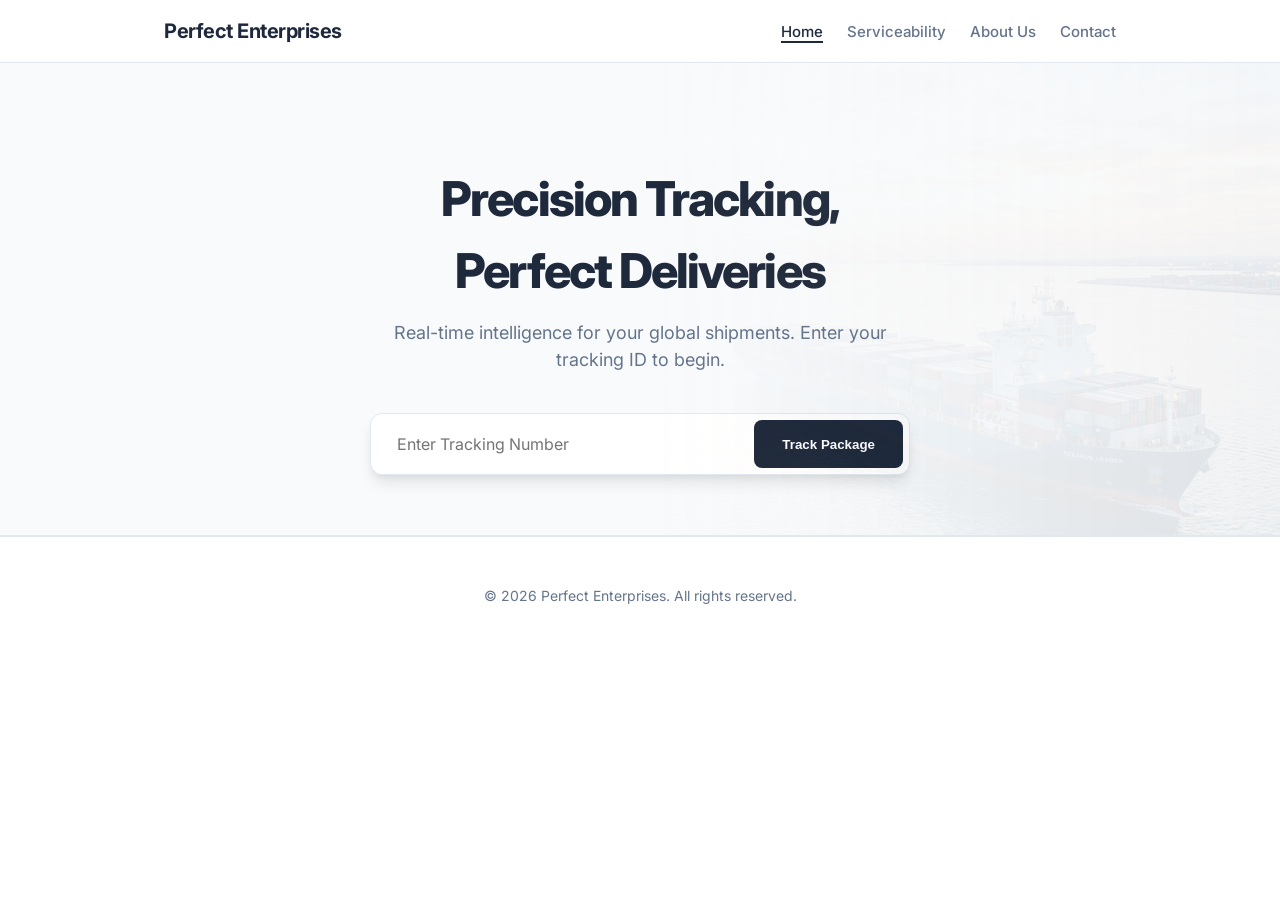
<file: perfect-tracking/index.html>
<!DOCTYPE html>
<html lang="en">

<head>
    <meta charset="UTF-8">
    <meta name="viewport" content="width=device-width, initial-scale=1.0">
    <title>Track Your Package | Perfect Enterprises</title>
    <!-- CSS Dependencies -->
    <link rel="stylesheet" href="assets/css/style.css">
    <!-- Fonts -->
    <link rel="preconnect" href="https://fonts.googleapis.com">
    <link rel="preconnect" href="https://fonts.gstatic.com" crossorigin>
    <link href="https://fonts.googleapis.com/css2?family=Inter:wght@400;500;600;700&display=swap" rel="stylesheet">
</head>

<body class="minimalist">
    <header class="main-header">
        <div class="container">
            <div class="logo">
                <h1>Perfect Enterprises</h1>
            </div>
            <nav class="main-nav">
                <ul>
                    <li><a href="index.html" class="active">Home</a></li>
                    <li><a href="serviceability.html">Serviceability</a></li>
                    <li><a href="about.html">About Us</a></li>
                    <li><a href="contact.html">Contact</a></li>
                </ul>
            </nav>
        </div>
    </header>

    <main class="tracking-container">
        <section class="tracking-hero">
            <div class="hero-visual"></div>
            <div class="container text-center">
                <h2>Precision Tracking,<br>Perfect Deliveries</h2>
                <p>Real-time intelligence for your global shipments. Enter your tracking ID to begin.</p>

                <div class="tracking-form-wrapper">
                    <form id="trackingForm" class="tracking-form">
                        <input type="text" id="trackingInput" name="tracking_id" placeholder="Enter Tracking Number"
                            required aria-label="Tracking Number">
                        <button type="submit" class="btn btn-primary" id="trackSubmitBtn">Track Package</button>
                    </form>
                    <div id="trackingError" class="error-message hidden"></div>
                </div>
            </div>
        </section>


        <section id="trackingResults" class="tracking-results hidden">
            <div class="container">
                <!-- Data will be injected here via JS -->
            </div>
        </section>
    </main>

    <footer class="main-footer">
        <div class="container text-center">
            <p>&copy; 2026 Perfect Enterprises. All rights reserved.</p>
        </div>
    </footer>

    <!-- JS Dependencies -->
    <script src="assets/js/main.js"></script>
</body>

</html>
</file>
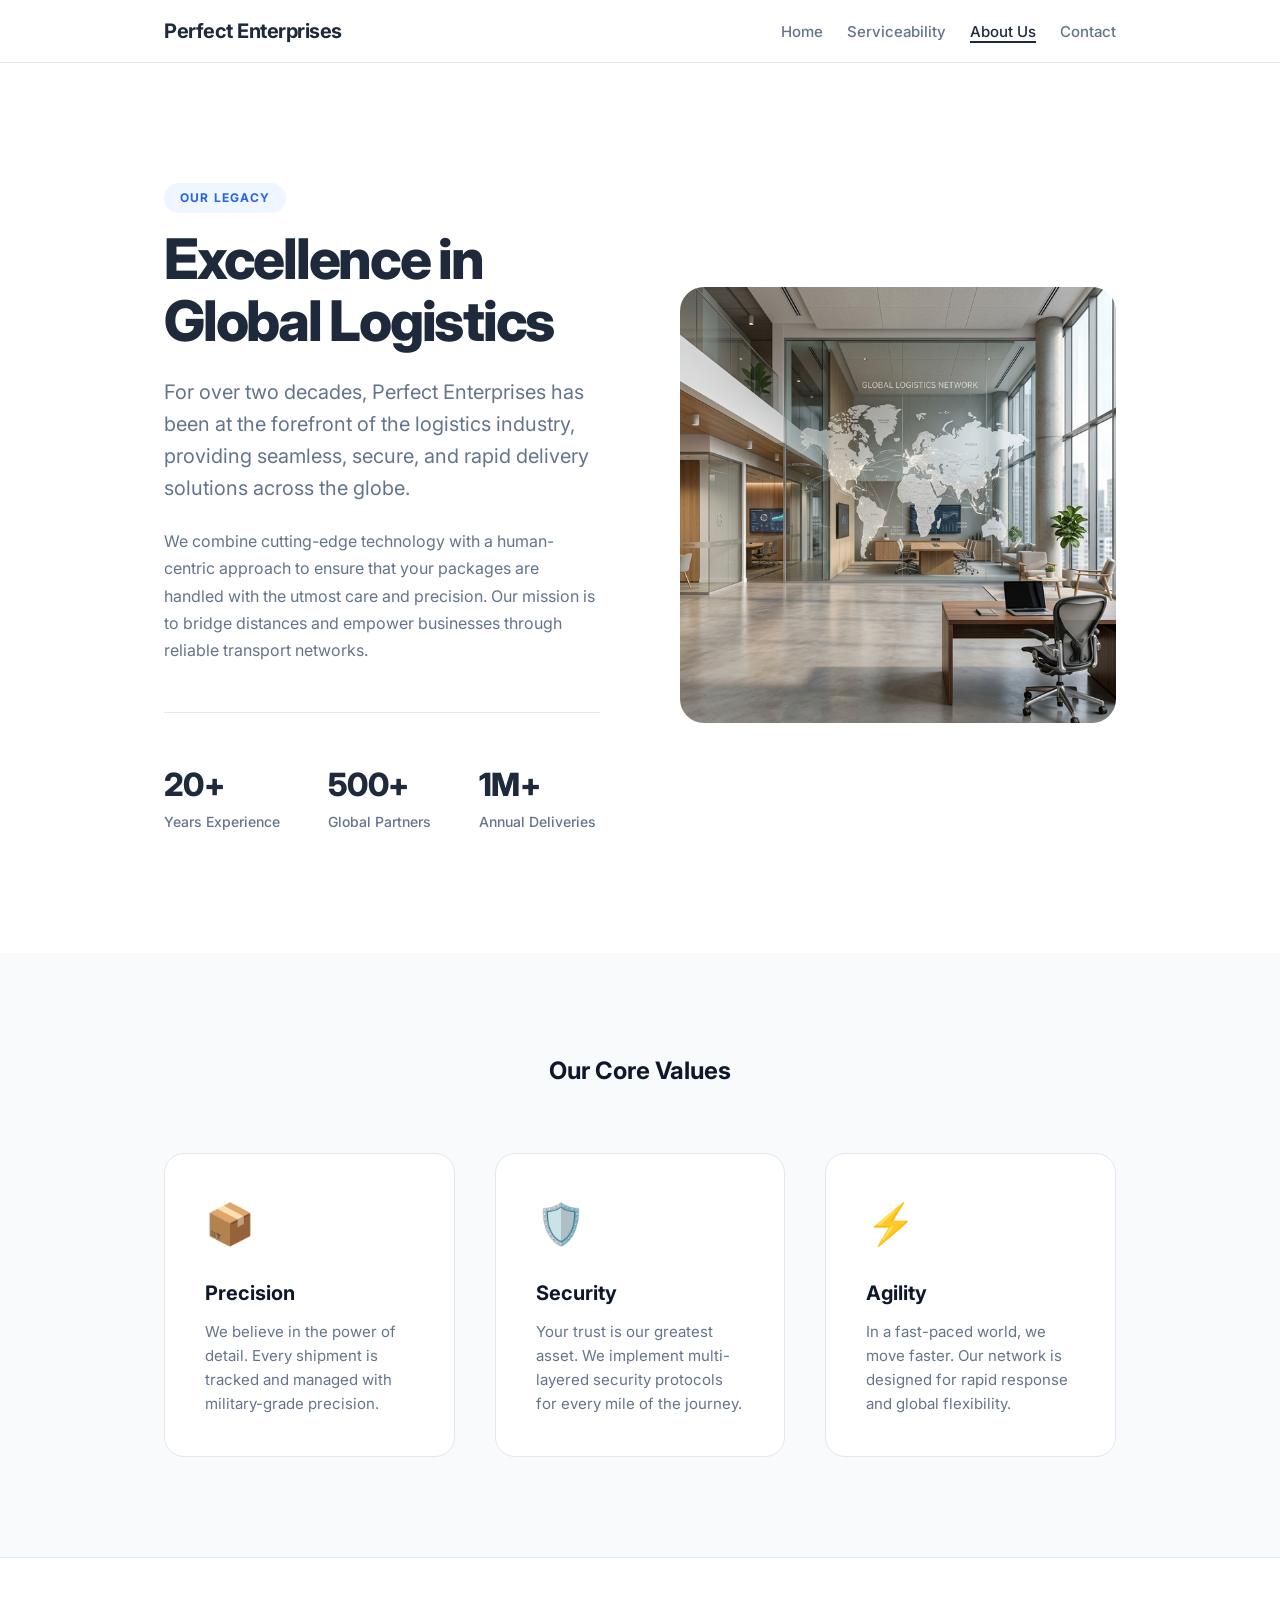
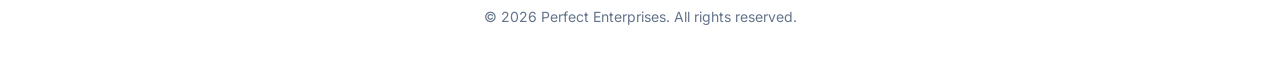
<file: perfect-tracking/about.html>
<!DOCTYPE html>
<html lang="en">

<head>
    <meta charset="UTF-8">
    <meta name="viewport" content="width=device-width, initial-scale=1.0">
    <title>About Us | Perfect Enterprises</title>
    <!-- CSS Dependencies -->
    <link rel="stylesheet" href="assets/css/style.css">
    <!-- Fonts -->
    <link rel="preconnect" href="https://fonts.googleapis.com">
    <link rel="preconnect" href="https://fonts.gstatic.com" crossorigin>
    <link href="https://fonts.googleapis.com/css2?family=Inter:wght@400;500;600;700&display=swap" rel="stylesheet">
</head>

<body class="minimalist">
    <header class="main-header">
        <div class="container">
            <div class="logo">
                <a href="index.html" style="text-decoration: none; color: inherit;">
                    <h1>Perfect Enterprises</h1>
                </a>
            </div>
            <nav class="main-nav">
                <ul>
                    <li><a href="index.html">Home</a></li>
                    <li><a href="serviceability.html">Serviceability</a></li>
                    <li><a href="about.html" class="active">About Us</a></li>
                    <li><a href="contact.html">Contact</a></li>
                </ul>
            </nav>
        </div>
    </header>

    <main>
        <section class="about-hero">
            <div class="container">
                <div class="about-grid">
                    <div class="about-content">
                        <span class="badge">Our Legacy</span>
                        <h1>Excellence in Global Logistics</h1>
                        <p class="lead">For over two decades, Perfect Enterprises has been at the forefront of the
                            logistics industry, providing seamless, secure, and rapid delivery solutions across the
                            globe.</p>
                        <p>We combine cutting-edge technology with a human-centric approach to ensure that your packages
                            are handled with the utmost care and precision. Our mission is to bridge distances and
                            empower businesses through reliable transport networks.</p>

                        <div class="stats-row">
                            <div class="mini-stat">
                                <strong>20+</strong>
                                <span>Years Experience</span>
                            </div>
                            <div class="mini-stat">
                                <strong>500+</strong>
                                <span>Global Partners</span>
                            </div>
                            <div class="mini-stat">
                                <strong>1M+</strong>
                                <span>Annual Deliveries</span>
                            </div>
                        </div>
                    </div>
                    <div class="about-image-wrapper">
                        <img src="assets/img/about-office.png" alt="Perfect Enterprises Headquarters"
                            class="about-image">
                    </div>
                </div>
            </div>
        </section>

        <section class="values-section">
            <div class="container">
                <h2 class="text-center">Our Core Values</h2>
                <div class="values-grid">
                    <div class="value-card">
                        <div class="icon">📦</div>
                        <h3>Precision</h3>
                        <p>We believe in the power of detail. Every shipment is tracked and managed with military-grade
                            precision.</p>
                    </div>
                    <div class="value-card">
                        <div class="icon">🛡️</div>
                        <h3>Security</h3>
                        <p>Your trust is our greatest asset. We implement multi-layered security protocols for every
                            mile of the journey.</p>
                    </div>
                    <div class="value-card">
                        <div class="icon">⚡</div>
                        <h3>Agility</h3>
                        <p>In a fast-paced world, we move faster. Our network is designed for rapid response and global
                            flexibility.</p>
                    </div>
                </div>
            </div>
        </section>
    </main>

    <footer class="main-footer">
        <div class="container text-center">
            <p>&copy; 2026 Perfect Enterprises. All rights reserved.</p>
        </div>
    </footer>
</body>

</html>
</file>
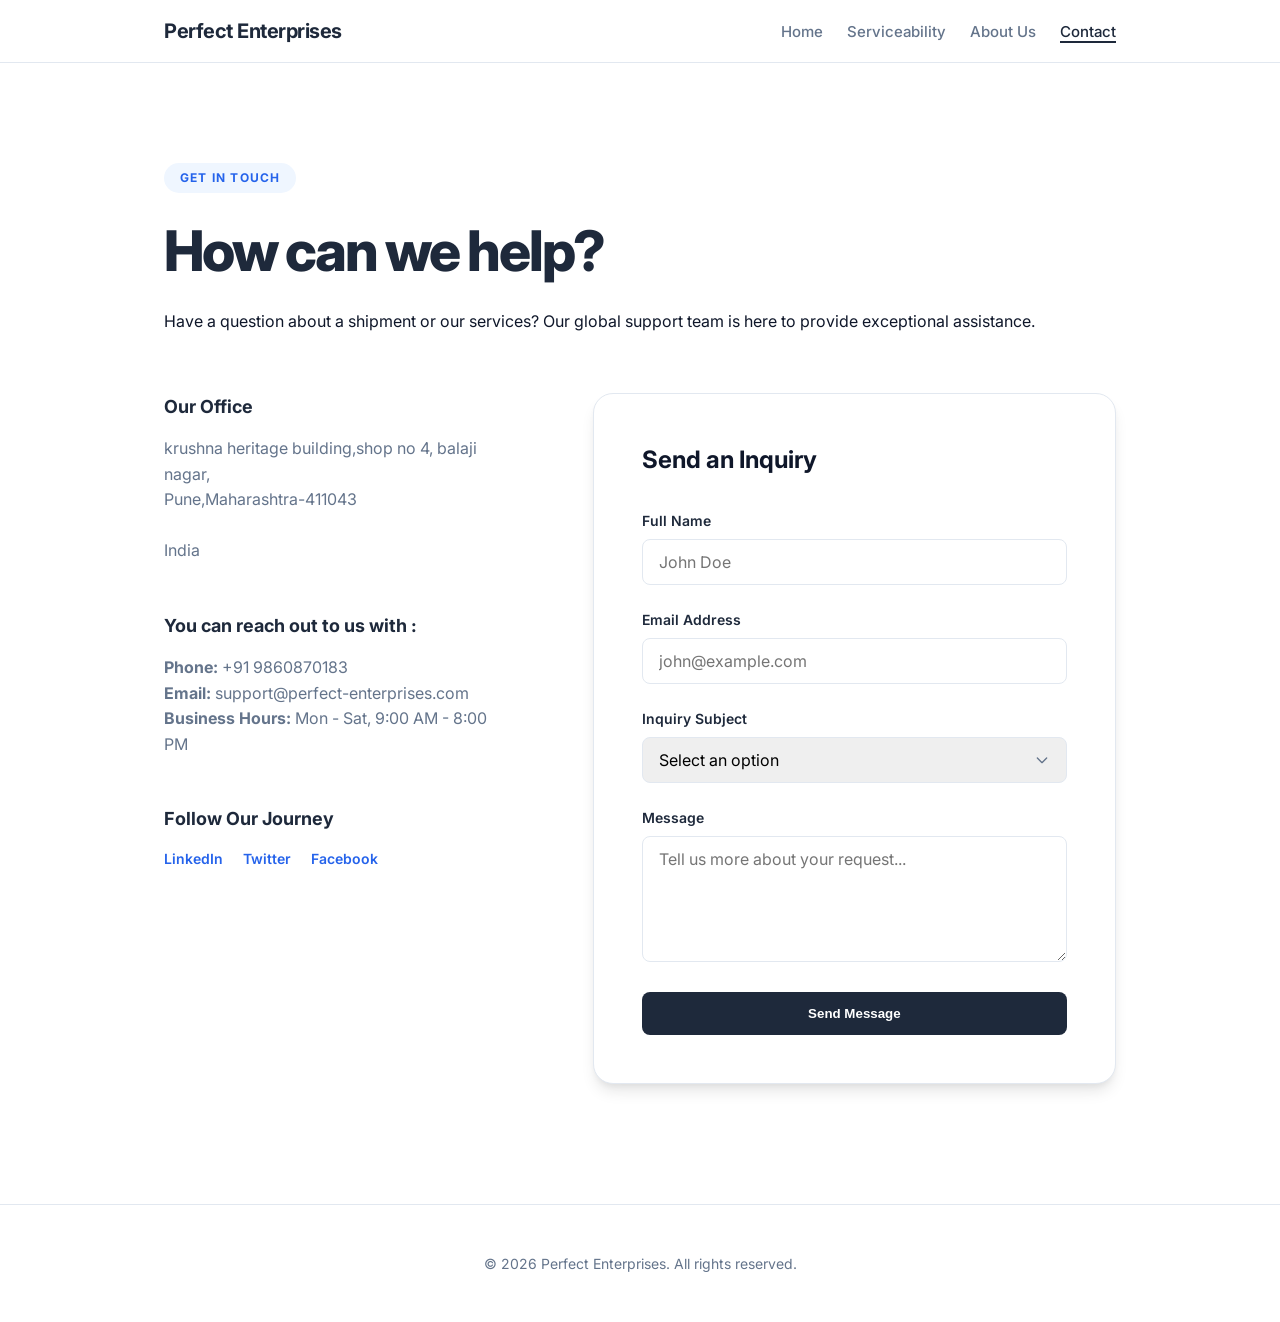
<file: perfect-tracking/contact.html>
<!DOCTYPE html>
<html lang="en">

<head>
    <meta charset="UTF-8">
    <meta name="viewport" content="width=device-width, initial-scale=1.0">
    <title>Contact Us | Perfect Enterprises</title>
    <!-- CSS Dependencies -->
    <link rel="stylesheet" href="assets/css/style.css">
    <!-- Fonts -->
    <link rel="preconnect" href="https://fonts.googleapis.com">
    <link rel="preconnect" href="https://fonts.gstatic.com" crossorigin>
    <link href="https://fonts.googleapis.com/css2?family=Inter:wght@400;500;600;700&display=swap" rel="stylesheet">
</head>

<body class="minimalist">
    <header class="main-header">
        <div class="container">
            <div class="logo">
                <a href="index.html" style="text-decoration: none; color: inherit;">
                    <h1>Perfect Enterprises</h1>
                </a>
            </div>
            <nav class="main-nav">
                <ul>
                    <li><a href="index.html">Home</a></li>
                    <li><a href="serviceability.html">Serviceability</a></li>
                    <li><a href="about.html">About Us</a></li>
                    <li><a href="contact.html" class="active">Contact</a></li>
                </ul>
            </nav>
        </div>
    </header>

    <main>
        <section class="contact-hero">
            <div class="container">
                <span class="badge">Get in Touch</span>
                <h1>How can we help?</h1>
                <p class="lead">Have a question about a shipment or our services? Our global support team is here to
                    provide exceptional assistance.</p>
            </div>
        </section>

        <section class="contact-content">
            <div class="container">
                <div class="contact-grid">
                    <!-- Contact Info -->
                    <div class="contact-info">
                        <div class="info-group">
                            <h3>Our Office</h3>
                            <p>krushna heritage building,shop no 4, balaji
                                nagar,<br>Pune,Maharashtra-411043<br><br>India</p>
                        </div>

                        <div class="info-group">
                            <h3>You can reach out to us with :</h3>
                            <p><strong>Phone:</strong> +91 9860870183</p>
                            <p><strong>Email:</strong> support@perfect-enterprises.com</p>
                            <p><strong>Business Hours:</strong> Mon - Sat, 9:00 AM - 8:00 PM</p>
                        </div>

                        <div class="info-group">
                            <h3>Follow Our Journey</h3>
                            <div class="social-links">
                                <a href="#">LinkedIn</a>
                                <a href="#">Twitter</a>
                                <a href="#">Facebook</a>
                            </div>
                        </div>
                    </div>

                    <!-- Contact Form -->
                    <div class="contact-form-card">
                        <h3>Send an Inquiry</h3>
                        <form id="contactForm" class="inquiry-form">
                            <div class="form-row">
                                <div class="form-group">
                                    <label for="name">Full Name</label>
                                    <input type="text" id="name" name="name" placeholder="John Doe" required>
                                </div>
                                <div class="form-group">
                                    <label for="email">Email Address</label>
                                    <input type="email" id="email" name="email" placeholder="john@example.com" required>
                                </div>
                            </div>
                            <div class="form-group">
                                <label for="subject">Inquiry Subject</label>
                                <select id="subject" name="subject" required>
                                    <option value="" disabled selected>Select an option</option>
                                    <option value="tracking">Shipment Tracking</option>
                                    <option value="sales">Sales & Partnerships</option>
                                    <option value="careers">Careers</option>
                                    <option value="other">General Inquiry</option>
                                </select>
                            </div>
                            <div class="form-group">
                                <label for="message">Message</label>
                                <textarea id="message" name="message" rows="5"
                                    placeholder="Tell us more about your request..." required></textarea>
                            </div>
                            <button type="submit" class="btn btn-primary btn-block">Send Message</button>
                        </form>
                        <div id="formSuccess" class="result-box success hidden">
                            <div class="result-header">
                                <span class="result-icon">✓</span>
                                <span>Message Sent Successfully</span>
                            </div>
                            <p>Thank you for reaching out. A specialist will contact you within 24 hours.</p>
                        </div>
                    </div>
                </div>
            </div>
        </section>
    </main>

    <footer class="main-footer">
        <div class="container text-center">
            <p>&copy; 2026 Perfect Enterprises. All rights reserved.</p>
        </div>
    </footer>

    <script src="assets/js/main.js"></script>
</body>

</html>
</file>
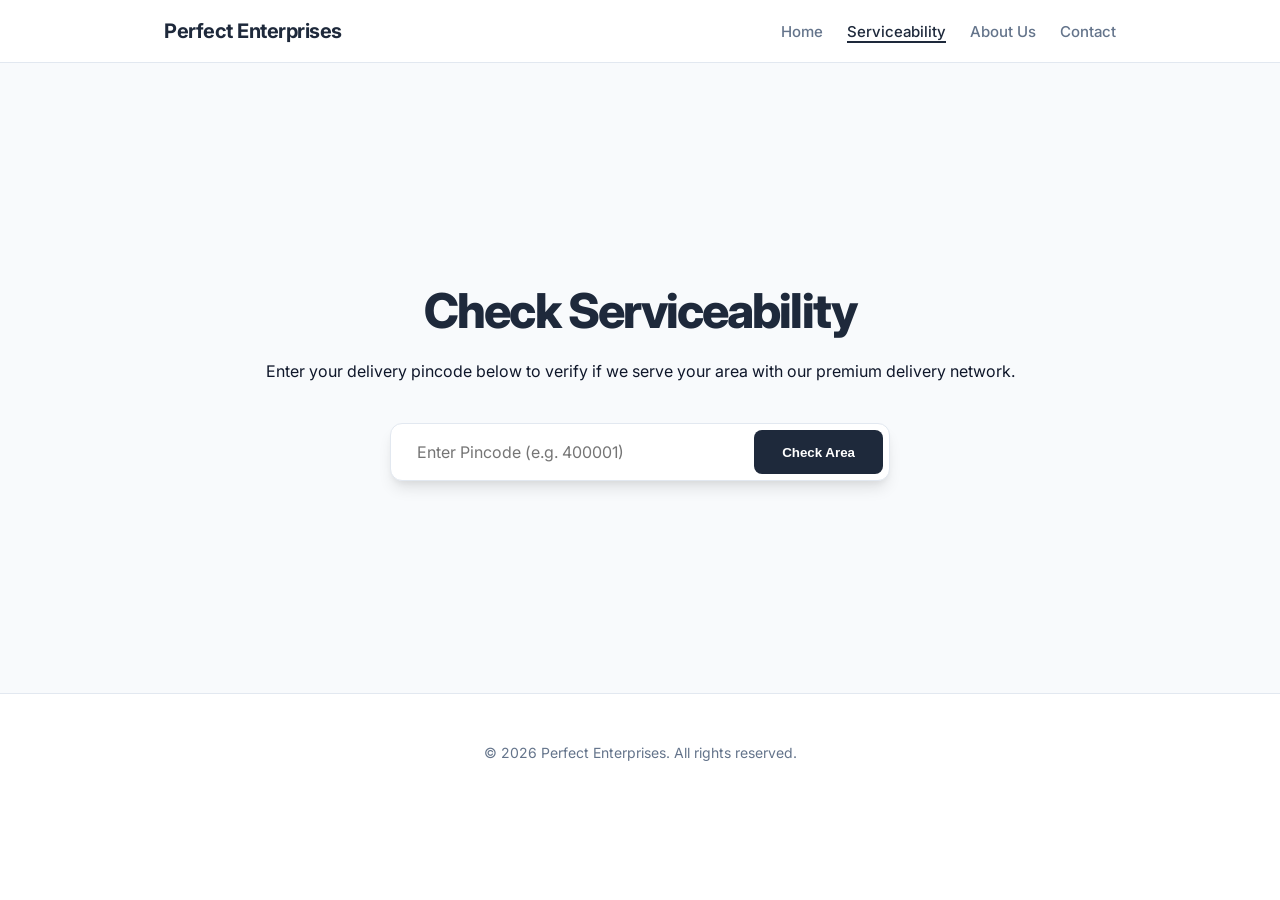
<file: perfect-tracking/serviceability.html>
<!DOCTYPE html>
<html lang="en">

<head>
    <meta charset="UTF-8">
    <meta name="viewport" content="width=device-width, initial-scale=1.0">
    <title>Check Serviceability | Perfect Enterprises</title>
    <!-- CSS Dependencies -->
    <link rel="stylesheet" href="assets/css/style.css">
    <!-- Fonts -->
    <link rel="preconnect" href="https://fonts.googleapis.com">
    <link rel="preconnect" href="https://fonts.gstatic.com" crossorigin>
    <link href="https://fonts.googleapis.com/css2?family=Inter:wght@400;500;600;700&display=swap" rel="stylesheet">
</head>

<body class="minimalist">
    <header class="main-header">
        <div class="container">
            <div class="logo">
                <a href="index.html" style="text-decoration: none; color: inherit;">
                    <h1>Perfect Enterprises</h1>
                </a>
            </div>
            <nav class="main-nav">
                <ul>
                    <li><a href="index.html">Home</a></li>
                    <li><a href="serviceability.html" class="active">Serviceability</a></li>
                    <li><a href="about.html">About Us</a></li>
                    <li><a href="contact.html">Contact</a></li>
                </ul>
            </nav>
        </div>
    </header>

    <main class="tracking-container">
        <section class="pincode-checker feature-page">
            <div class="container text-center">
                <h2>Check Serviceability</h2>
                <p>Enter your delivery pincode below to verify if we serve your area with our premium delivery network.
                </p>

                <div class="pincode-form-wrapper">
                    <form id="pincodeForm" class="pincode-form">
                        <input type="text" id="pincodeInput" name="pincode" placeholder="Enter Pincode (e.g. 400001)"
                            required maxlength="6">
                        <button type="submit" class="btn btn-primary" id="pincodeSubmitBtn">Check Area</button>
                    </form>
                </div>
                <div id="pincodeResult" class="pincode-result hidden"></div>
            </div>
        </section>
    </main>

    <footer class="main-footer">
        <div class="container text-center">
            <p>&copy; 2026 Perfect Enterprises. All rights reserved.</p>
        </div>
    </footer>

    <!-- JS Dependencies -->
    <script src="assets/js/main.js"></script>
</body>

</html>
</file>
<file: perfect-tracking/assets/css/style.css>
/* assets/css/style.css - Minimalist Professional Design */
@import url('https://fonts.googleapis.com/css2?family=Inter:wght@400;500;600;700&display=swap');

:root {
    --primary: #1E293B;
    /* Deep Navy */
    --accent: #2563EB;
    /* Focus Blue */
    --bg-white: #FFFFFF;
    --bg-soft: #F8FAFC;
    --text-main: #0F172A;
    --text-muted: #64748B;
    --border-light: #E2E8F0;
    --success: #059669;
    --error: #DC2626;
    --font-sans: 'Inter', sans-serif;
    --shadow-sm: 0 1px 2px 0 rgba(0, 0, 0, 0.05);
    --shadow-md: 0 4px 6px -1px rgba(0, 0, 0, 0.1), 0 2px 4px -1px rgba(0, 0, 0, 0.06);
    --shadow-lg: 0 10px 15px -3px rgba(0, 0, 0, 0.1), 0 4px 6px -2px rgba(0, 0, 0, 0.05);
    --transition: all 0.2s ease;
}

* {
    margin: 0;
    padding: 0;
    box-sizing: border-box;
}

body {
    font-family: var(--font-sans);
    color: var(--text-main);
    background-color: var(--bg-white);
    line-height: 1.5;
    -webkit-font-smoothing: antialiased;
}

.container {
    max-width: 1000px;
    margin: 0 auto;
    padding: 0 24px;
}

.text-center {
    text-align: center;
}

.hidden {
    display: none !important;
}

/* Header */
.main-header {
    background: var(--bg-white);
    border-bottom: 1px solid var(--border-light);
    padding: 16px 0;
    position: sticky;
    top: 0;
    z-index: 100;
}

.main-header .container {
    display: flex;
    justify-content: space-between;
    align-items: center;
}

.logo h1 {
    font-size: 1.25rem;
    font-weight: 700;
    color: var(--primary);
    letter-spacing: -0.025em;
}

.main-nav ul {
    list-style: none;
    display: flex;
    gap: 24px;
}

.main-nav a {
    text-decoration: none;
    color: var(--text-muted);
    font-weight: 500;
    font-size: 0.9375rem;
    transition: var(--transition);
}

.main-nav a:hover {
    color: var(--primary);
}

/* Hero Section */
.tracking-hero {
    padding: 100px 0 60px;
    background-color: var(--bg-soft);
    border-bottom: 1px solid var(--border-light);
    position: relative;
    overflow: hidden;
}

.hero-visual {
    position: absolute;
    top: 0;
    right: 0;
    width: 50%;
    height: 100%;
    background: url('../img/hero-clean.png') no-repeat center right/cover;
    opacity: 0.1;
    mask-image: linear-gradient(to right, transparent, black);
    pointer-events: none;
}

.tracking-hero h2 {
    font-size: 3rem;
    font-weight: 800;
    color: var(--primary);
    letter-spacing: -0.04em;
    margin-bottom: 12px;
}

.tracking-hero p {
    font-size: 1.125rem;
    color: var(--text-muted);
    max-width: 500px;
    margin: 0 auto 40px;
}

/* Modern Search Box */
.tracking-form-wrapper {
    max-width: 540px;
    margin: 0 auto;
    background: var(--bg-white);
    padding: 6px;
    border-radius: 12px;
    border: 1px solid var(--border-light);
    box-shadow: var(--shadow-lg);
    display: flex;
    gap: 8px;
}

.tracking-form {
    display: flex;
    width: 100%;
    gap: 8px;
}

.tracking-form input {
    flex: 1;
    border: none;
    padding: 14px 20px;
    font-size: 1rem;
    font-family: var(--font-sans);
    color: var(--text-main);
    border-radius: 8px;
}

.tracking-form input:focus {
    outline: none;
    background: var(--bg-soft);
}

.btn-primary {
    background: var(--primary);
    color: #FFF;
    padding: 12px 28px;
    border-radius: 8px;
    font-weight: 600;
    border: none;
    cursor: pointer;
    transition: var(--transition);
}

.btn-primary:hover {
    background: #000;
    transform: translateY(-1px);
}

/* Results */
.tracking-results {
    padding: 80px 0;
}

.card {
    background: var(--bg-white);
    border: 1px solid var(--border-light);
    border-radius: 12px;
    padding: 32px;
    margin-bottom: 24px;
    box-shadow: var(--shadow-sm);
}

.summary-header {
    display: flex;
    justify-content: space-between;
    align-items: center;
    margin-bottom: 24px;
    border-bottom: 1px solid var(--border-light);
    padding-bottom: 16px;
}

.status-badge {
    padding: 4px 12px;
    border-radius: 6px;
    font-size: 0.75rem;
    font-weight: 700;
    text-transform: uppercase;
}

.status-pending {
    background: #F1F5F9;
    color: #475569;
}

.status-in-transit {
    background: #DBEAFE;
    color: #1E40AF;
}

.status-delivered {
    background: #D1FAE5;
    color: #065F46;
}

.summary-details {
    display: grid;
    grid-template-columns: repeat(3, 1fr);
    gap: 24px;
}

.detail-item label {
    display: block;
    font-size: 0.75rem;
    text-transform: uppercase;
    color: var(--text-muted);
    font-weight: 600;
    margin-bottom: 4px;
}

.detail-item p {
    font-weight: 600;
    color: var(--primary);
}

/* Timeline */
.tracking-timeline {
    list-style: none;
    position: relative;
    padding-left: 24px;
}

.tracking-timeline::before {
    content: '';
    position: absolute;
    left: 4px;
    top: 8px;
    bottom: 8px;
    width: 2px;
    background: var(--border-light);
}

.timeline-event {
    margin-bottom: 24px;
    position: relative;
}

.timeline-event::before {
    content: '';
    position: absolute;
    left: -24px;
    top: 6px;
    width: 10px;
    height: 10px;
    background: var(--bg-white);
    border: 2px solid var(--accent);
    border-radius: 50%;
    z-index: 1;
}

.timeline-date {
    font-size: 0.8125rem;
    color: var(--text-muted);
    display: block;
    margin-bottom: 2px;
}

.location {
    font-size: 0.875rem;
    color: var(--text-muted);
    margin-left: 8px;
}

/* Pincode Checker */
/* Feature Pages (Standalone) */
.feature-page {
    min-height: 70vh;
    display: flex;
    align-items: center;
    justify-content: center;
    padding: 120px 0;
}

.feature-page h2 {
    font-size: 3rem;
    font-weight: 800;
    color: var(--primary);
    letter-spacing: -0.04em;
    margin-bottom: 12px;
}

.pincode-checker {
    background: var(--bg-soft);
}

.main-nav a.active {
    color: var(--primary);
    border-bottom: 2px solid var(--primary);
}

.pincode-form-wrapper {
    max-width: 500px;
    margin: 40px auto 0;
    background: var(--bg-white);
    padding: 6px;
    border-radius: 12px;
    border: 1px solid var(--border-light);
    box-shadow: var(--shadow-lg);
}

.pincode-form {
    display: flex;
    gap: 8px;
}

.pincode-form input {
    flex: 1;
    border: none;
    padding: 12px 20px;
    font-size: 1rem;
    font-family: var(--font-sans);
    border-radius: 8px;
}

.pincode-form input:focus {
    outline: none;
    background: var(--bg-soft);
}

.btn-secondary {
    background: var(--bg-soft);
    color: var(--primary);
    border: 1px solid var(--border-light);
    padding: 8px 16px;
    border-radius: 6px;
    font-weight: 600;
    cursor: pointer;
}

.result-box {
    margin-top: 32px;
    padding: 24px;
    border-radius: 12px;
    font-size: 0.875rem;
    font-weight: 500;
}

.result-box.success {
    background: #ECFDF5;
    border: 1px solid #A7F3D0;
    color: #065F46;
}

.result-box.error {
    background: #FEF2F2;
    border: 1px solid #FECACA;
    color: #991B1B;
}

.result-header {
    display: flex;
    align-items: center;
    gap: 12px;
    margin-bottom: 4px;
}

.result-icon {
    font-size: 1.25rem;
    font-weight: 800;
}

.location-detail {
    margin-left: 28px;
    opacity: 0.8;
}

/* Footer */
.main-footer {
    padding: 48px 0;
    border-top: 1px solid var(--border-light);
    color: var(--text-muted);
    font-size: 0.875rem;
}

/* Animations */
@keyframes fadeInUp {
    from {
        opacity: 0;
        transform: translateY(10px);
    }

    to {
        opacity: 1;
        transform: translateY(0);
    }
}

.fade-in {
    animation: fadeInUp 0.5s ease-out forwards;
}

/* About Page Specifics */
.about-hero {
    padding: 120px 0;
    background: #FFFFFF;
}

.about-grid {
    display: grid;
    grid-template-columns: 1fr 1fr;
    gap: 80px;
    align-items: center;
}

.about-content h1 {
    font-size: 3.5rem;
    font-weight: 800;
    line-height: 1.1;
    margin: 16px 0 24px;
    color: var(--primary);
    letter-spacing: -0.04em;
}

.about-content .lead {
    font-size: 1.25rem;
    color: var(--text-muted);
    line-height: 1.6;
    margin-bottom: 24px;
}

.about-content p {
    color: var(--text-muted);
    line-height: 1.7;
    margin-bottom: 32px;
}

.badge {
    display: inline-block;
    padding: 6px 16px;
    background: #EFF6FF;
    color: var(--accent);
    font-weight: 700;
    font-size: 0.75rem;
    text-transform: uppercase;
    letter-spacing: 0.1em;
    border-radius: 100px;
}

.stats-row {
    display: flex;
    gap: 48px;
    margin-top: 48px;
    border-top: 1px solid var(--border-light);
    padding-top: 48px;
}

.mini-stat strong {
    display: block;
    font-size: 2rem;
    font-weight: 800;
    color: var(--primary);
    letter-spacing: -0.02em;
}

.mini-stat span {
    font-size: 0.875rem;
    color: var(--text-muted);
    font-weight: 500;
}

.about-image-wrapper {
    position: relative;
}

.about-image {
    width: 100%;
    border-radius: 24px;
    box-shadow: var(--shadow-xl);
}

.values-section {
    padding: 100px 0;
    background: var(--bg-soft);
}

.values-grid {
    display: grid;
    grid-template-columns: repeat(3, 1fr);
    gap: 40px;
    margin-top: 64px;
}

.value-card {
    background: #FFFFFF;
    padding: 40px;
    border-radius: 20px;
    border: 1px solid var(--border-light);
    transition: transform 0.3s ease, box-shadow 0.3s ease;
}

.value-card:hover {
    transform: translateY(-8px);
    box-shadow: var(--shadow-lg);
}

.value-card .icon {
    font-size: 2.5rem;
    margin-bottom: 24px;
}

.value-card h3 {
    font-size: 1.25rem;
    font-weight: 700;
    margin-bottom: 12px;
}

.value-card p {
    color: var(--text-muted);
    font-size: 0.9375rem;
    line-height: 1.6;
}

/* Contact Page Specifics */
.contact-hero {
    padding: 100px 0 60px;
    background: #FFFFFF;
}

.contact-hero h1 {
    font-size: 3.5rem;
    font-weight: 800;
    margin: 16px 0;
    letter-spacing: -0.04em;
    color: var(--primary);
}

.contact-content {
    padding-bottom: 120px;
}

.contact-grid {
    display: grid;
    grid-template-columns: 1fr 1.5fr;
    gap: 80px;
    align-items: start;
}

.info-group {
    margin-bottom: 48px;
}

.info-group h3 {
    font-size: 1.125rem;
    font-weight: 700;
    margin-bottom: 16px;
    color: var(--primary);
}

.info-group p {
    color: var(--text-muted);
    line-height: 1.6;
}

.social-links {
    display: flex;
    gap: 20px;
    margin-top: 12px;
}

.social-links a {
    color: var(--accent);
    text-decoration: none;
    font-weight: 600;
    font-size: 0.875rem;
}

.contact-form-card {
    background: #FFFFFF;
    padding: 48px;
    border-radius: 20px;
    border: 1px solid var(--border-light);
    box-shadow: var(--shadow-lg);
}

.contact-form-card h3 {
    font-size: 1.5rem;
    font-weight: 700;
    margin-bottom: 32px;
}

.inquiry-form .form-group {
    margin-bottom: 24px;
}

.inquiry-form label {
    display: block;
    font-size: 0.875rem;
    font-weight: 600;
    margin-bottom: 8px;
    color: var(--primary);
}

.inquiry-form input,
.inquiry-form select,
.inquiry-form textarea {
    width: 100%;
    padding: 12px 16px;
    border: 1px solid var(--border-light);
    border-radius: 8px;
    font-size: 1rem;
    font-family: var(--font-sans);
    transition: var(--transition);
}

.inquiry-form input:focus,
.inquiry-form select:focus,
.inquiry-form textarea:focus {
    outline: none;
    border-color: var(--accent);
    box-shadow: 0 0 0 3px rgba(37, 99, 235, 0.1);
}

.inquiry-form select {
    appearance: none;
    background-image: url("data:image/svg+xml,%3Csvg xmlns='http://www.w3.org/2000/svg' fill='none' viewBox='0 0 24 24' stroke='%2364748B'%3E%3Cpath stroke-linecap='round' stroke-linejoin='round' stroke-width='2' d='M19 9l-7 7-7-7'%3E%3C/path%3E%3C/svg%3E");
    background-repeat: no-repeat;
    background-position: right 16px center;
    background-size: 16px;
}

.btn-block {
    width: 100%;
    justify-content: center;
    padding: 14px;
}
</file>
